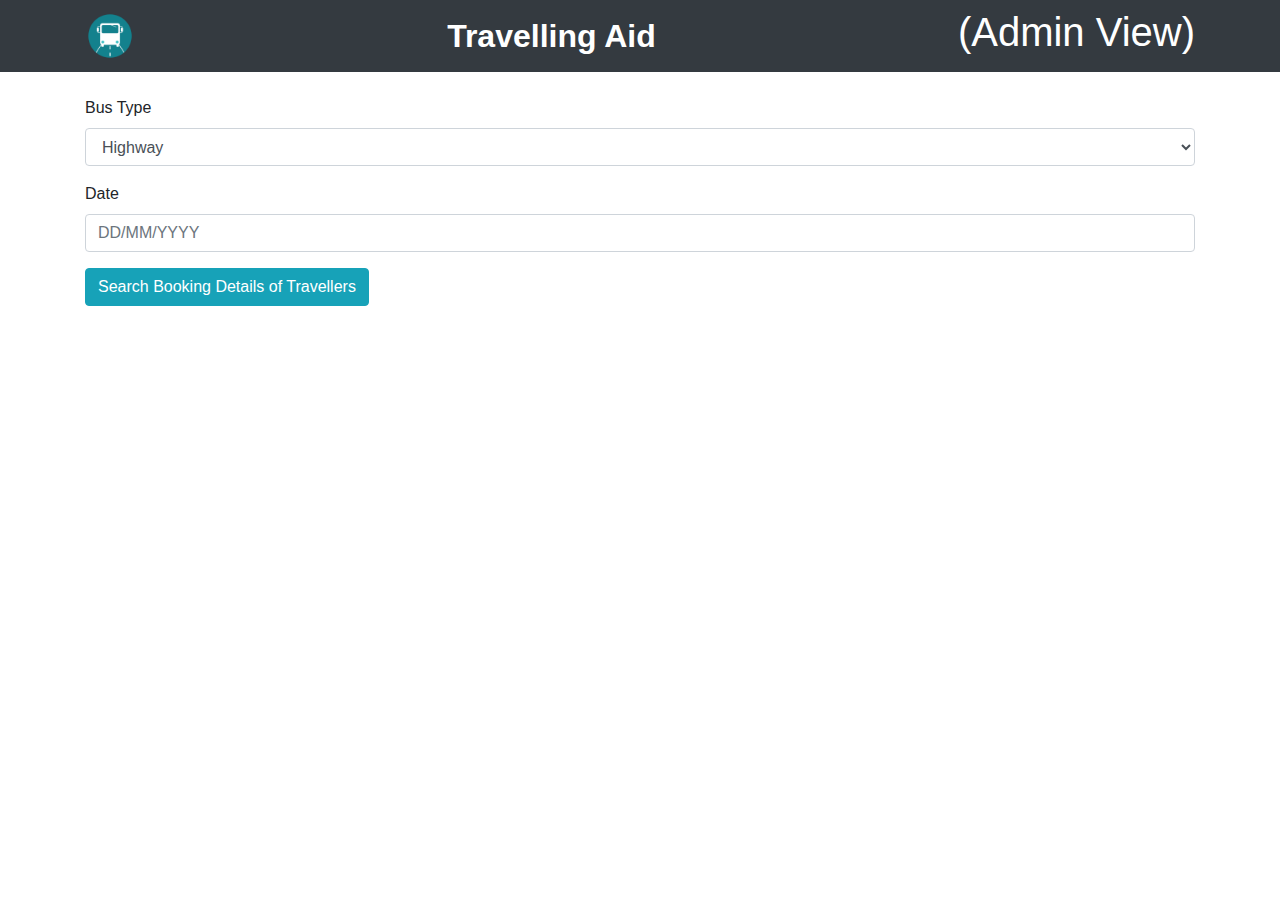
<file: AdminView.html>
<!DOCTYPE html>
<html lang="en">
<head>
    <meta charset="UTF-8">
    <meta name="viewport" content="width=device-width, initial-scale=1.0">
    <title>Bus Tickets Booking</title>
    <link href="https://stackpath.bootstrapcdn.com/bootstrap/4.5.2/css/bootstrap.min.css" rel="stylesheet">
    <style>
        .bus-icon {
            width: 50px; 
            height: 50px;
            margin-right: 10px;
        }
        .travelling-aid {
            font-size: 2em; 
            font-weight: bold;
        }
    </style>
</head>
<body>
    <header class="navbar navbar-dark bg-dark">
        <div class="container">
             <img src="bus icon.webp" alt="Bus Icon" class="bus-icon">
             <span class="text-white travelling-aid">Travelling Aid</span>
             <h1 class="text-white">(Admin View)</h1>
        </div>
    </header>

    <div class="container mt-4">
        <form  id="searchForm">
            <div class="form-group">
                <label for="busType">Bus Type</label>
                <select class="form-control" id="busType">
                    <option value="highway">Highway</option>
                    <option value="AC">A/C</option>
                    <option value="normal">Normal</option>
                </select>
            </div>
            <div class="form-group">
                <label for="date">Date</label>
                <input type="text" class="form-control" id="date" placeholder="DD/MM/YYYY">
            </div>
            <button type="button" class="btn btn-info mb-3" onclick="searchBookingDetails()">Search Booking Details of Travellers</button>
        </form>
        <div id="bookingResults" class="mt-4"></div>
    </div>

    <script>
    function searchBookingDetails() {
    var busType = document.getElementById("busType").value;
    var date = document.getElementById("date").value;

    var xhr = new XMLHttpRequest();
    xhr.open('GET', 'search.php?busType=' + busType + '&date=' + date, true);
    xhr.send();

    xhr.onload = function () {
        if (xhr.status != 200) {
            alert('Error ' + xhr.status + ': ' + xhr.statusText);
        } else {
            var results = JSON.parse(xhr.responseText);
            updateTable(results);
        }
    };
}

function updateTable(data) {
    var tableHtml = '<table class="table">';
    tableHtml += '<thead><tr><th>User Name</th><th>Date</th><th>Bus Type</th><th>Departing From</th><th>Arriving At</th><th>Number of Tickets</th></tr></thead>';
    tableHtml += '<tbody>';

    for (var i = 0; i < data.length; i++) {
        tableHtml += '<tr>';
        tableHtml += '<td>' + data[i]['User_Name'] + '</td>';
        tableHtml += '<td>' + data[i]['Date'] + '</td>';
        tableHtml += '<td>' + data[i]['Bus_Type'] + '</td>';
        tableHtml += '<td>' + data[i]['Departing_From'] + '</td>';
        tableHtml += '<td>' + data[i]['Arriving_At'] + '</td>';
        tableHtml += '<td>' + data[i]['Number_Of_Tickets'] + '</td>';
        tableHtml += '</tr>';
    }

    tableHtml += '</tbody></table>';

    document.getElementById("bookingResults").innerHTML = tableHtml;
}

</script>

    <script src="https://code.jquery.com/jquery-3.5.1.slim.min.js"></script>
    <script src="https://cdn.jsdelivr.net/npm/@popperjs/core@2.5.4/dist/umd/popper.min.js"></script>
    <script src="https://stackpath.bootstrapcdn.com/bootstrap/4.5.2/js/bootstrap.min.js"></script>
</body>
</html>
</file>
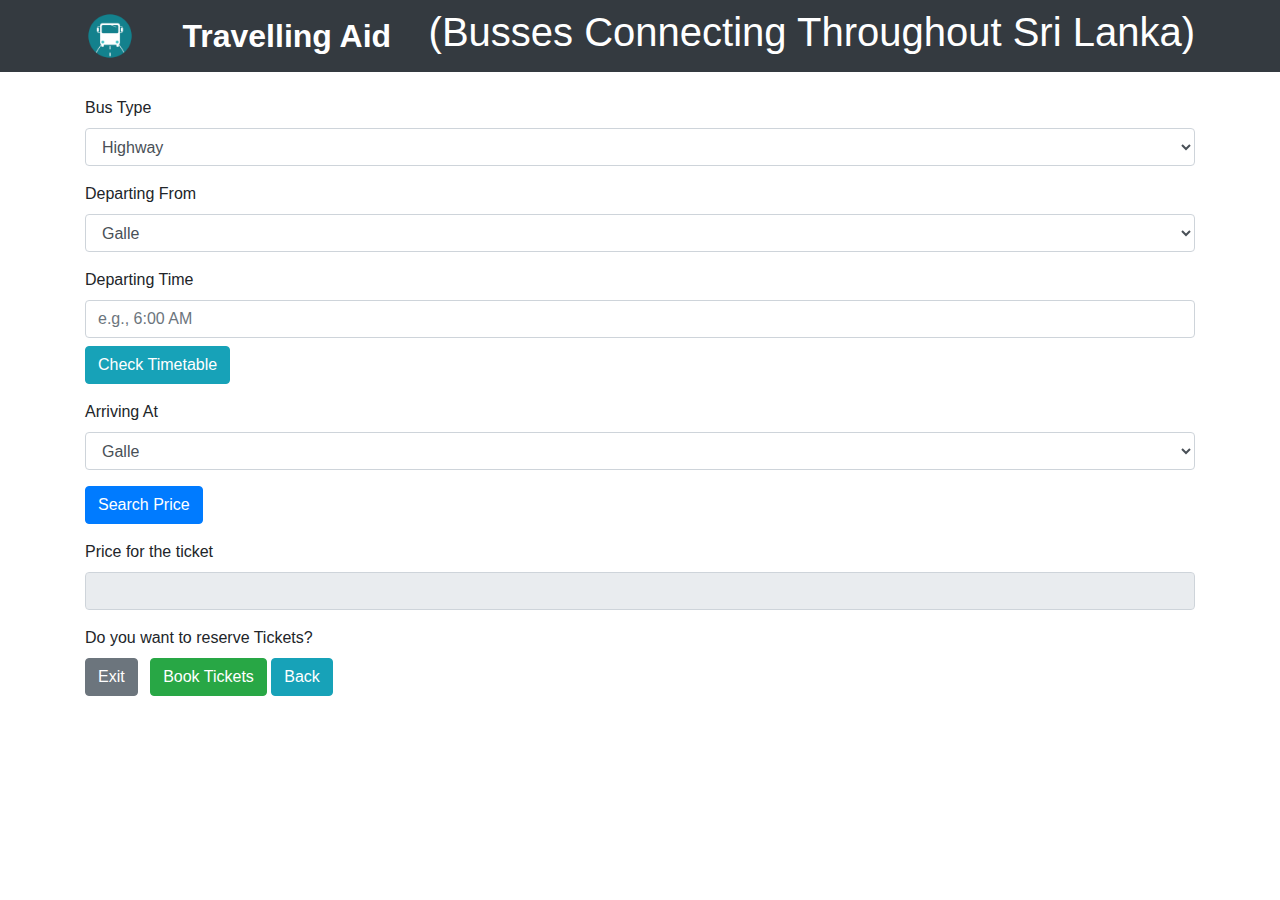
<file: bus_ticket_booking copy.html>
<!DOCTYPE html>
<html lang="en">
<head>
    <meta charset="UTF-8">
    <meta name="viewport" content="width=device-width, initial-scale=1.0">
    <title>Bus Tickets Booking</title>
    <link href="https://stackpath.bootstrapcdn.com/bootstrap/4.5.2/css/bootstrap.min.css" rel="stylesheet">
    <style>
        .bus-icon {
            width: 50px; 
            height: 50px; 
            margin-right: 10px;
        }
        .travelling-aid {
            font-size: 2em;
            font-weight: bold;
        }
    </style>
</head>
<body>
    <header class="navbar navbar-dark bg-dark">
        <div class="container">
             <img src="bus icon.webp" alt="Bus Icon" class="bus-icon">
             <span class="text-white travelling-aid">Travelling Aid</span>
             <h1 class="text-white">(Busses Connecting Throughout Sri Lanka)</h1>
        </div>
    </header>

    <div class="container mt-4">
        <form>
            <div class="form-group">
                <label for="busType">Bus Type</label>
                <select class="form-control" id="busType">
                    <option value="highway">Highway</option>
                    <option value="AC">A/C</option>
                    <option value="normal">Normal</option>
                </select>
            </div>
            <div class="form-group">
                <label for="departingFrom">Departing From</label>
                <select class="form-control" id="departingFrom">
                    <option value="Galle">Galle</option>
                    <option value="Colombo">Colombo</option>
                    <option value="Kandy">Kandy</option>
                    <option value="Jaffna">Jaffna</option>
                    <option value="Matara">Matara</option>
                    <option value="Kalutara">Kalutara</option>
                </select>
            </div>
            <div class="form-group">
                <label for="departingTime">Departing Time</label>
                <input type="text" class="form-control" id="departingTime" placeholder="e.g., 6:00 AM">
                <button type="button" class="btn btn-info mt-2" onclick="checkTimetable()">Check Timetable</button>
            </div>
            <div class="form-group">
                <label for="arrivingAt">Arriving At</label>
                <select class="form-control" id="arrivingAt">
                    <option value="Galle">Galle</option>
                    <option value="Colombo">Colombo</option>
                    <option value="Kandy">Kandy</option>
                    <option value="Jaffna">Jaffna</option>
                    <option value="Matara">Matara</option>
                    <option value="Kalutara">Kalutara</option>
                </select>
            </div>
            <button type="button" class="btn btn-primary mb-3">Search Price</button>
            
            <div class="form-group">
                <label for="ticketPrice">Price for the ticket</label>
                <input type="text" class="form-control" id="ticketPrice" readonly>
            </div>
            
            <div class="form-group">
                <label>Do you want to reserve Tickets?</label><br>
                <button type="button" class="btn btn-secondary mr-2">Exit</button>
                <button type="button" class="btn btn-success"  onclick="redirectToBookingPage()">Book Tickets</button>
                <button type="button" class="btn btn-info" onclick="goBack()">Back</button>
            </div>
        </form>
    </div>

    <script>
        function redirectToBookingPage() {
            window.location.href = "booking_webpage.php";
        }

        function goBack() {
            window.location.href = "home2.html";
        }

        function checkTimetable() {
            window.location.href = "timetable.html";
        }
    </script>

    <script src="https://code.jquery.com/jquery-3.5.1.slim.min.js"></script>
    <script src="https://cdn.jsdelivr.net/npm/@popperjs/core@2.5.4/dist/umd/popper.min.js"></script>
    <script src="https://stackpath.bootstrapcdn.com/bootstrap/4.5.2/js/bootstrap.min.js"></script>
    <script>
        document.querySelector('.btn-primary').addEventListener('click', function() {
            var departure = document.getElementById('departingFrom').value;
            var arrival = document.getElementById('arrivingAt').value;
            var ticketPrice = calculateTicketPrice(departure, arrival);
            document.getElementById('ticketPrice').value = ticketPrice;
        });

        function calculateTicketPrice(departure, arrival) {
            
            return "$50"; 
        }
    </script>
</body>
</html>
</file>
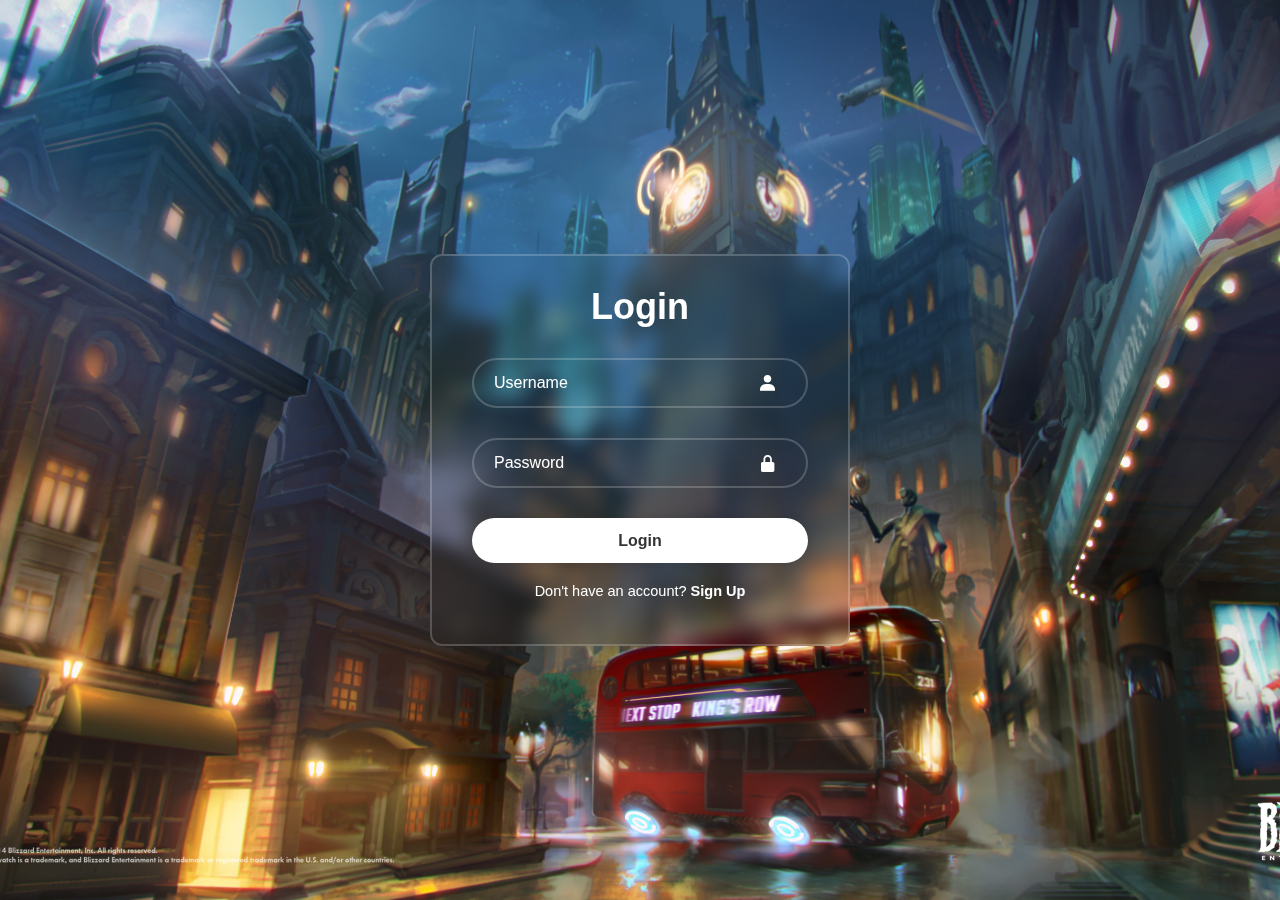
<file: index - Copy.html>
<!DOCTYPE html>
<html lang="en">
<head>
  <meta charset="UTF-8">
  <meta name="viewport" content="width=device-width, initial-scale=1.0">
  <title>Login Form | Dan Aleko</title>
 
  <link href='https://unpkg.com/boxicons@2.1.4/css/boxicons.min.css' rel='stylesheet'>
  <style type="text/css">
    *{
  margin: 0;
  padding: 0;
  box-sizing: border-box;
  font-family: "Poppins", sans-serif;
}
body{
  display: flex;
  justify-content: center;
  align-items: center;
  min-height: 100vh;
  background: url(log.jpg) no-repeat;
  background-size: cover;
  background-position: center;
}
.wrapper{
  width: 420px;
  background: transparent;
  border: 2px solid rgba(255, 255, 255, .2);
  backdrop-filter: blur(9px);
  color: #fff;
  border-radius: 12px;
  padding: 30px 40px;
}
.wrapper h1{
  font-size: 36px;
  text-align: center;
}
.wrapper .input-box{
  position: relative;
  width: 100%;
  height: 50px;
  
  margin: 30px 0;
}
.input-box input{
  width: 100%;
  height: 100%;
  background: transparent;
  border: none;
  outline: none;
  border: 2px solid rgba(255, 255, 255, .2);
  border-radius: 40px;
  font-size: 16px;
  color: #fff;
  padding: 20px 45px 20px 20px;
}
.input-box input::placeholder{
  color: #fff;
}
.input-box i{
  position: absolute;
  right: 20px;
  top: 30%;
  transform: translate(-50%);
  font-size: 20px;

}
.wrapper .remember-forgot{
  display: flex;
  justify-content: space-between;
  font-size: 14.5px;
  margin: -15px 0 15px;
}
.remember-forgot label input{
  accent-color: #fff;
  margin-right: 3px;

}
.remember-forgot a{
  color: #fff;
  text-decoration: none;

}
.remember-forgot a:hover{
  text-decoration: underline;
}
.wrapper .btn{
  width: 100%;
  height: 45px;
  background: #fff;
  border: none;
  outline: none;
  border-radius: 40px;
  box-shadow: 0 0 10px rgba(0, 0, 0, .1);
  cursor: pointer;
  font-size: 16px;
  color: #333;
  font-weight: 600;
}
.wrapper .register-link{
  font-size: 14.5px;
  text-align: center;
  margin: 20px 0 15px;

}
.register-link p a{
  color: #fff;
  text-decoration: none;
  font-weight: 600;
}
.register-link p a:hover{
  text-decoration: underline;
}
  </style>
</head>
<body>
  <div class="wrapper">
    <form action="">
      <h1>Login</h1>
      <div class="input-box">
        <input type="text" placeholder="Username" required>
        <i class='bx bxs-user'></i>
      </div>
      <div class="input-box">
        <input type="password" placeholder="Password" required>
        <i class='bx bxs-lock-alt' ></i>
      </div>
      <button type="submit" class="btn">Login</button>
      <div class="register-link">
      <p>Don't have an account? <a href="Register.html">Sign Up</a></p>
      </div>


    </form>
  </div>
</body>
</html>
</file>
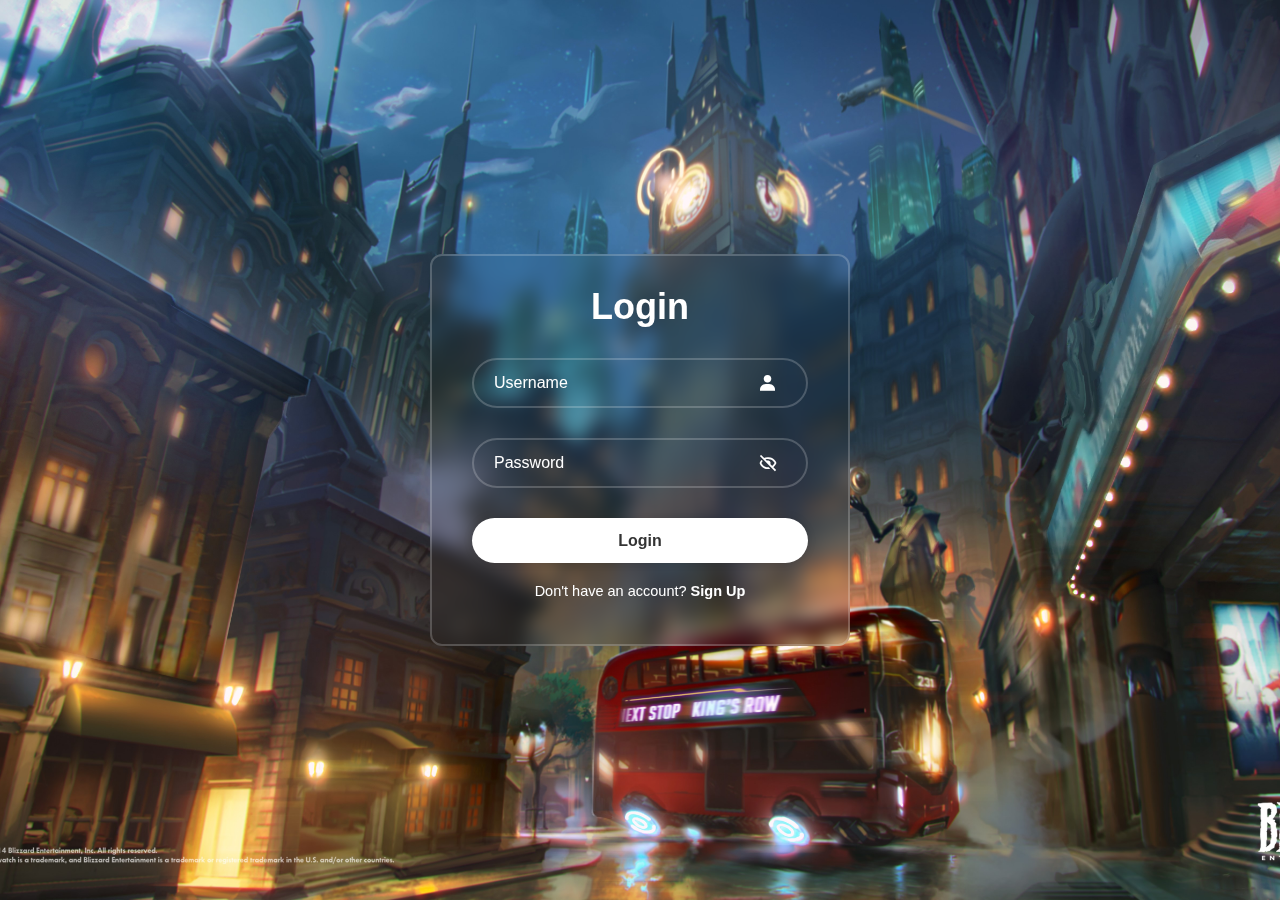
<file: login.html>
<!DOCTYPE html>
<html lang="en">
<head>
  <meta charset="UTF-8">
  <meta name="viewport" content="width=device-width, initial-scale=1.0">
  <title>Login Form | Dan Aleko</title>
 
  <link href='https://unpkg.com/boxicons@2.1.4/css/boxicons.min.css' rel='stylesheet'>
  <style type="text/css">
    *{
  margin: 0;
  padding: 0;
  box-sizing: border-box;
  font-family: "Poppins", sans-serif;
}
body{
  display: flex;
  justify-content: center;
  align-items: center;
  min-height: 100vh;
  background: url(log.jpg) no-repeat;
  background-size: cover;
  background-position: center;
}
.wrapper{
  width: 420px;
  background: transparent;
  border: 2px solid rgba(255, 255, 255, .2);
  backdrop-filter: blur(9px);
  color: #fff;
  border-radius: 12px;
  padding: 30px 40px;
}
.wrapper h1{
  font-size: 36px;
  text-align: center;
}
.wrapper .input-box{
  position: relative;
  width: 100%;
  height: 50px;
  
  margin: 30px 0;
}
.input-box input{
  width: 100%;
  height: 100%;
  background: transparent;
  border: none;
  outline: none;
  border: 2px solid rgba(255, 255, 255, .2);
  border-radius: 40px;
  font-size: 16px;
  color: #fff;
  padding: 20px 45px 20px 20px;
}
.input-box input::placeholder{
  color: #fff;
}
.input-box i{
  position: absolute;
  right: 20px;
  top: 30%;
  transform: translate(-50%);
  font-size: 20px;

}
.wrapper .remember-forgot{
  display: flex;
  justify-content: space-between;
  font-size: 14.5px;
  margin: -15px 0 15px;
}
.remember-forgot label input{
  accent-color: #fff;
  margin-right: 3px;

}
.remember-forgot a{
  color: #fff;
  text-decoration: none;

}
.remember-forgot a:hover{
  text-decoration: underline;
}
.wrapper .btn{
  width: 100%;
  height: 45px;
  background: #fff;
  border: none;
  outline: none;
  border-radius: 40px;
  box-shadow: 0 0 10px rgba(0, 0, 0, .1);
  cursor: pointer;
  font-size: 16px;
  color: #333;
  font-weight: 600;
}
.wrapper .register-link{
  font-size: 14.5px;
  text-align: center;
  margin: 20px 0 15px;

}
.register-link p a{
  color: #fff;
  text-decoration: none;
  font-weight: 600;
}
.register-link p a:hover{
  text-decoration: underline;
}
  </style>
</head>
<body>
  <div class="wrapper">
    <form action="login_process.php" method="post">
      <h1>Login</h1>
      <div class="input-box">
        <input type="text" placeholder="Username" name="username" required>
        <i class='bx bxs-user'></i>
      </div>
      <div class="input-box">
        <input type="password" placeholder="Password" name="password" id="passwordInput" required>
        <i class='bx bx-hide eye-icon' id="eyeIcon"></i>
      </div>
      <button type="submit" class="btn">Login</button>
      <div class="register-link">
        <p>Don't have an account? <a href="Register.html">Sign Up</a></p>
      </div>
    </form>

    <script>
      const passwordInput = document.getElementById('passwordInput');
      const eyeIcon = document.getElementById('eyeIcon');

      eyeIcon.addEventListener('click', function() {
        const type = passwordInput.getAttribute('type') === 'password' ? 'text' : 'password';
        passwordInput.setAttribute('type', type);

        eyeIcon.className = type === 'password' ? 'bx bx-hide eye-icon' : 'bx bx-show eye-icon';
      });
    </script>
  </div>
</body>
</html>
</file>
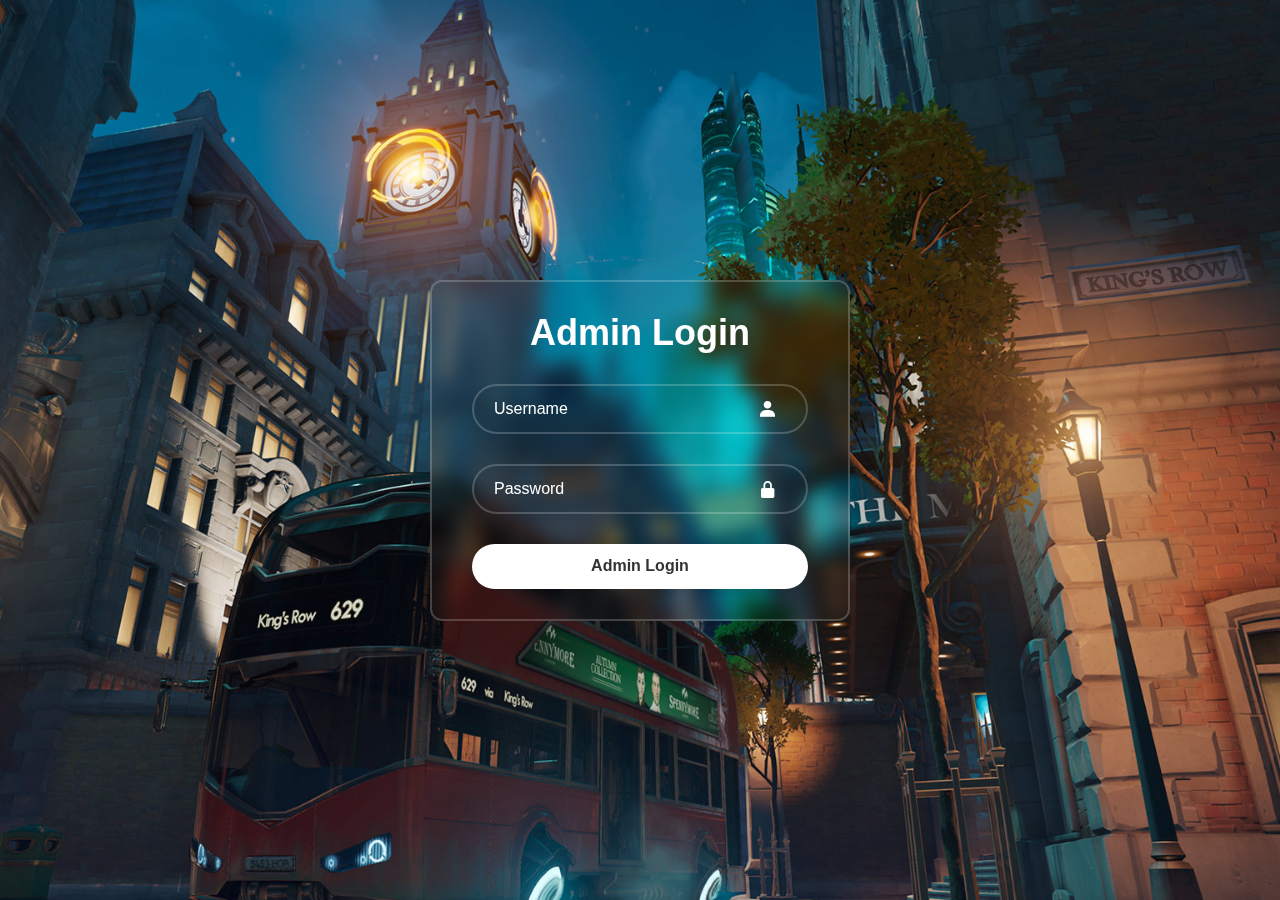
<file: page.html>
<!DOCTYPE html>
<html lang="en">
<head>
  <meta charset="UTF-8">
  <meta name="viewport" content="width=device-width, initial-scale=1.0">
  <title>Admin Login Form</title>
 
  <link href='https://unpkg.com/boxicons@2.1.4/css/boxicons.min.css' rel='stylesheet'>
  <style type="text/css">
     *{
  margin: 0;
  padding: 0;
  box-sizing: border-box;
  font-family: "Poppins", sans-serif;
}
body{
  display: flex;
  justify-content: center;
  align-items: center;
  min-height: 100vh;
  background: url(admin.jpg) no-repeat;
  background-size: cover;
  background-position: center;
}
.wrapper{
  width: 420px;
  background: transparent;
  border: 2px solid rgba(255, 255, 255, .2);
  backdrop-filter: blur(9px);
  color: #fff;
  border-radius: 12px;
  padding: 30px 40px;
}
.wrapper h1{
  font-size: 36px;
  text-align: center;
}
.wrapper .input-box{
  position: relative;
  width: 100%;
  height: 50px;
  
  margin: 30px 0;
}
.input-box input{
  width: 100%;
  height: 100%;
  background: transparent;
  border: none;
  outline: none;
  border: 2px solid rgba(255, 255, 255, .2);
  border-radius: 40px;
  font-size: 16px;
  color: #fff;
  padding: 20px 45px 20px 20px;
}
.input-box input::placeholder{
  color: #fff;
}
.input-box i{
  position: absolute;
  right: 20px;
  top: 30%;
  transform: translate(-50%);
  font-size: 20px;

}
.wrapper .remember-forgot{
  display: flex;
  justify-content: space-between;
  font-size: 14.5px;
  margin: -15px 0 15px;
}
.remember-forgot label input{
  accent-color: #fff;
  margin-right: 3px;

}
.remember-forgot a{
  color: #fff;
  text-decoration: none;

}
.remember-forgot a:hover{
  text-decoration: underline;
}
.wrapper .btn{
  width: 100%;
  height: 45px;
  background: #fff;
  border: none;
  outline: none;
  border-radius: 40px;
  box-shadow: 0 0 10px rgba(0, 0, 0, .1);
  cursor: pointer;
  font-size: 16px;
  color: #333;
  font-weight: 600;
}
.wrapper .register-link{
  font-size: 14.5px;
  text-align: center;
  margin: 20px 0 15px;

}
.register-link p a{
  color: #fff;
  text-decoration: none;
  font-weight: 600;
}
.register-link p a:hover{
  text-decoration: underline;
}
  </style>
</head>
<body>
  <div class="wrapper">
    <form id="loginForm">
      <h1>Admin Login</h1>
      <div class="input-box">
        <input type="text" placeholder="Username" id="username" required>
        <i class='bx bxs-user'></i>
      </div>
      <div class="input-box">
        <input type="password" placeholder="Password" id="password" required>
        <i class='bx bxs-lock-alt' ></i>
      </div>
      <button type="submit" class="btn">Admin Login</button>
    </form>
    <p id="message"></p>
  </div>

  <script>
    document.getElementById('loginForm').addEventListener('submit', function(event) {
      event.preventDefault();
      var username = document.getElementById('username').value;
      var password = document.getElementById('password').value;
      
      if (username === 'admin' && password === 'password') {
        window.location.href = "AdminView.html";
      } else {
        document.getElementById('message').innerText = 'Invalid username or password';
      }
    });
  </script>
</body>
</html>
</file>
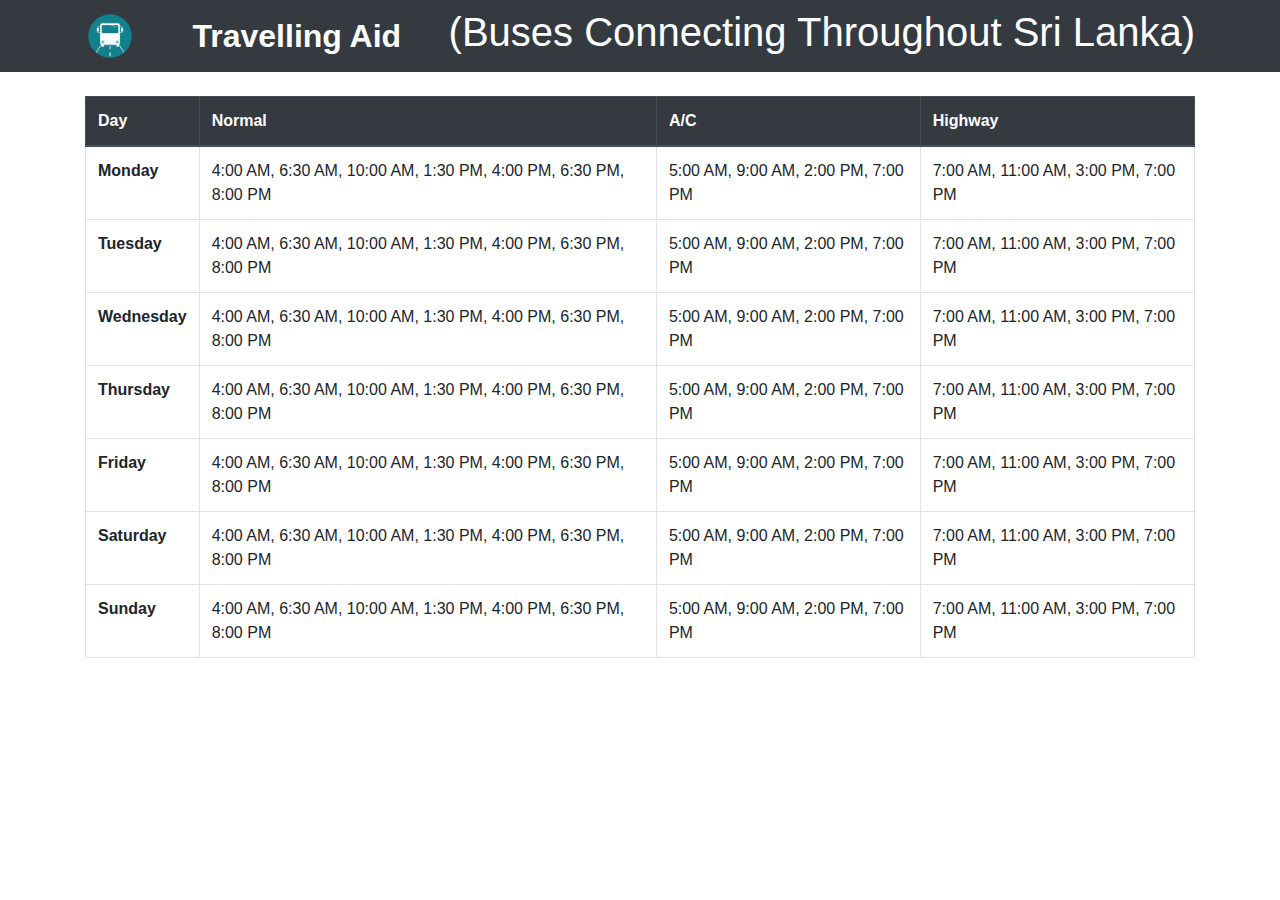
<file: timetable.html>
<!DOCTYPE html>
<html lang="en">
<head>
    <meta charset="UTF-8">
    <meta name="viewport" content="width=device-width, initial-scale=1.0">
    <title>Bus Tickets Booking</title>
    <link href="https://stackpath.bootstrapcdn.com/bootstrap/4.5.2/css/bootstrap.min.css" rel="stylesheet">
    <style>
        .bus-icon {
            width: 50px; 
            height: 50px; 
            margin-right: 10px;
        }
        .travelling-aid {
            font-size: 2em; 
            font-weight: bold;
        }
    </style>
</head>
<body>
    <header class="navbar navbar-dark bg-dark">
        <div class="container">
            <img src="bus icon.webp" alt="Bus Icon" class="bus-icon">
            <span class="text-white travelling-aid">Travelling Aid</span>
            <h1 class="text-white">(Buses Connecting Throughout Sri Lanka)</h1>
        </div>
    </header>

    <div class="container mt-4">
        <table class="table table-bordered">
            <thead class="thead-dark">
                <tr>
                    <th scope="col">Day</th>
                    <th scope="col">Normal</th>
                    <th scope="col">A/C</th>
                    <th scope="col">Highway</th>
                </tr>
            </thead>
            <tbody>
                <tr>
                    <th scope="row">Monday</th>
                    <td>4:00 AM, 6:30 AM, 10:00 AM, 1:30 PM, 4:00 PM, 6:30 PM, 8:00 PM</td>
                    <td>5:00 AM, 9:00 AM, 2:00 PM, 7:00 PM</td>
                    <td>7:00 AM, 11:00 AM, 3:00 PM, 7:00 PM</td>
                </tr>
                <tr>
                    <th scope="row">Tuesday</th>
                    <td>4:00 AM, 6:30 AM, 10:00 AM, 1:30 PM, 4:00 PM, 6:30 PM, 8:00 PM</td>
                    <td>5:00 AM, 9:00 AM, 2:00 PM, 7:00 PM</td>
                    <td>7:00 AM, 11:00 AM, 3:00 PM, 7:00 PM</td>
                </tr>
                <tr>
                    <th scope="row">Wednesday</th>
                    <td>4:00 AM, 6:30 AM, 10:00 AM, 1:30 PM, 4:00 PM, 6:30 PM, 8:00 PM</td>
                    <td>5:00 AM, 9:00 AM, 2:00 PM, 7:00 PM</td>
                    <td>7:00 AM, 11:00 AM, 3:00 PM, 7:00 PM</td>
                </tr>
                <tr>
                    <th scope="row">Thursday</th>
                    <td>4:00 AM, 6:30 AM, 10:00 AM, 1:30 PM, 4:00 PM, 6:30 PM, 8:00 PM</td>
                    <td>5:00 AM, 9:00 AM, 2:00 PM, 7:00 PM</td>
                    <td>7:00 AM, 11:00 AM, 3:00 PM, 7:00 PM</td>
                </tr>
                <tr>
                    <th scope="row">Friday</th>
                    <td>4:00 AM, 6:30 AM, 10:00 AM, 1:30 PM, 4:00 PM, 6:30 PM, 8:00 PM</td>
                    <td>5:00 AM, 9:00 AM, 2:00 PM, 7:00 PM</td>
                    <td>7:00 AM, 11:00 AM, 3:00 PM, 7:00 PM</td>
                </tr>
                <tr>
                    <th scope="row">Saturday</th>
                    <td>4:00 AM, 6:30 AM, 10:00 AM, 1:30 PM, 4:00 PM, 6:30 PM, 8:00 PM</td>
                    <td>5:00 AM, 9:00 AM, 2:00 PM, 7:00 PM</td>
                    <td>7:00 AM, 11:00 AM, 3:00 PM, 7:00 PM</td>
                </tr>
                <tr>
                    <th scope="row">Sunday</th>
                    <td>4:00 AM, 6:30 AM, 10:00 AM, 1:30 PM, 4:00 PM, 6:30 PM, 8:00 PM</td>
                    <td>5:00 AM, 9:00 AM, 2:00 PM, 7:00 PM</td>
                    <td>7:00 AM, 11:00 AM, 3:00 PM, 7:00 PM</td>
                </tr>
            </tbody>
        </table>
    </div>

    <script src="https://code.jquery.com/jquery-3.5.1.slim.min.js"></script>
    <script src="https://cdn.jsdelivr.net/npm/@popperjs/core@2.5.4/dist/umd/popper.min.js"></script>
    <script src="https://stackpath.bootstrapcdn.com/bootstrap/4.5.2/js/bootstrap.min.js"></script>
</body>
</html>
</file>
